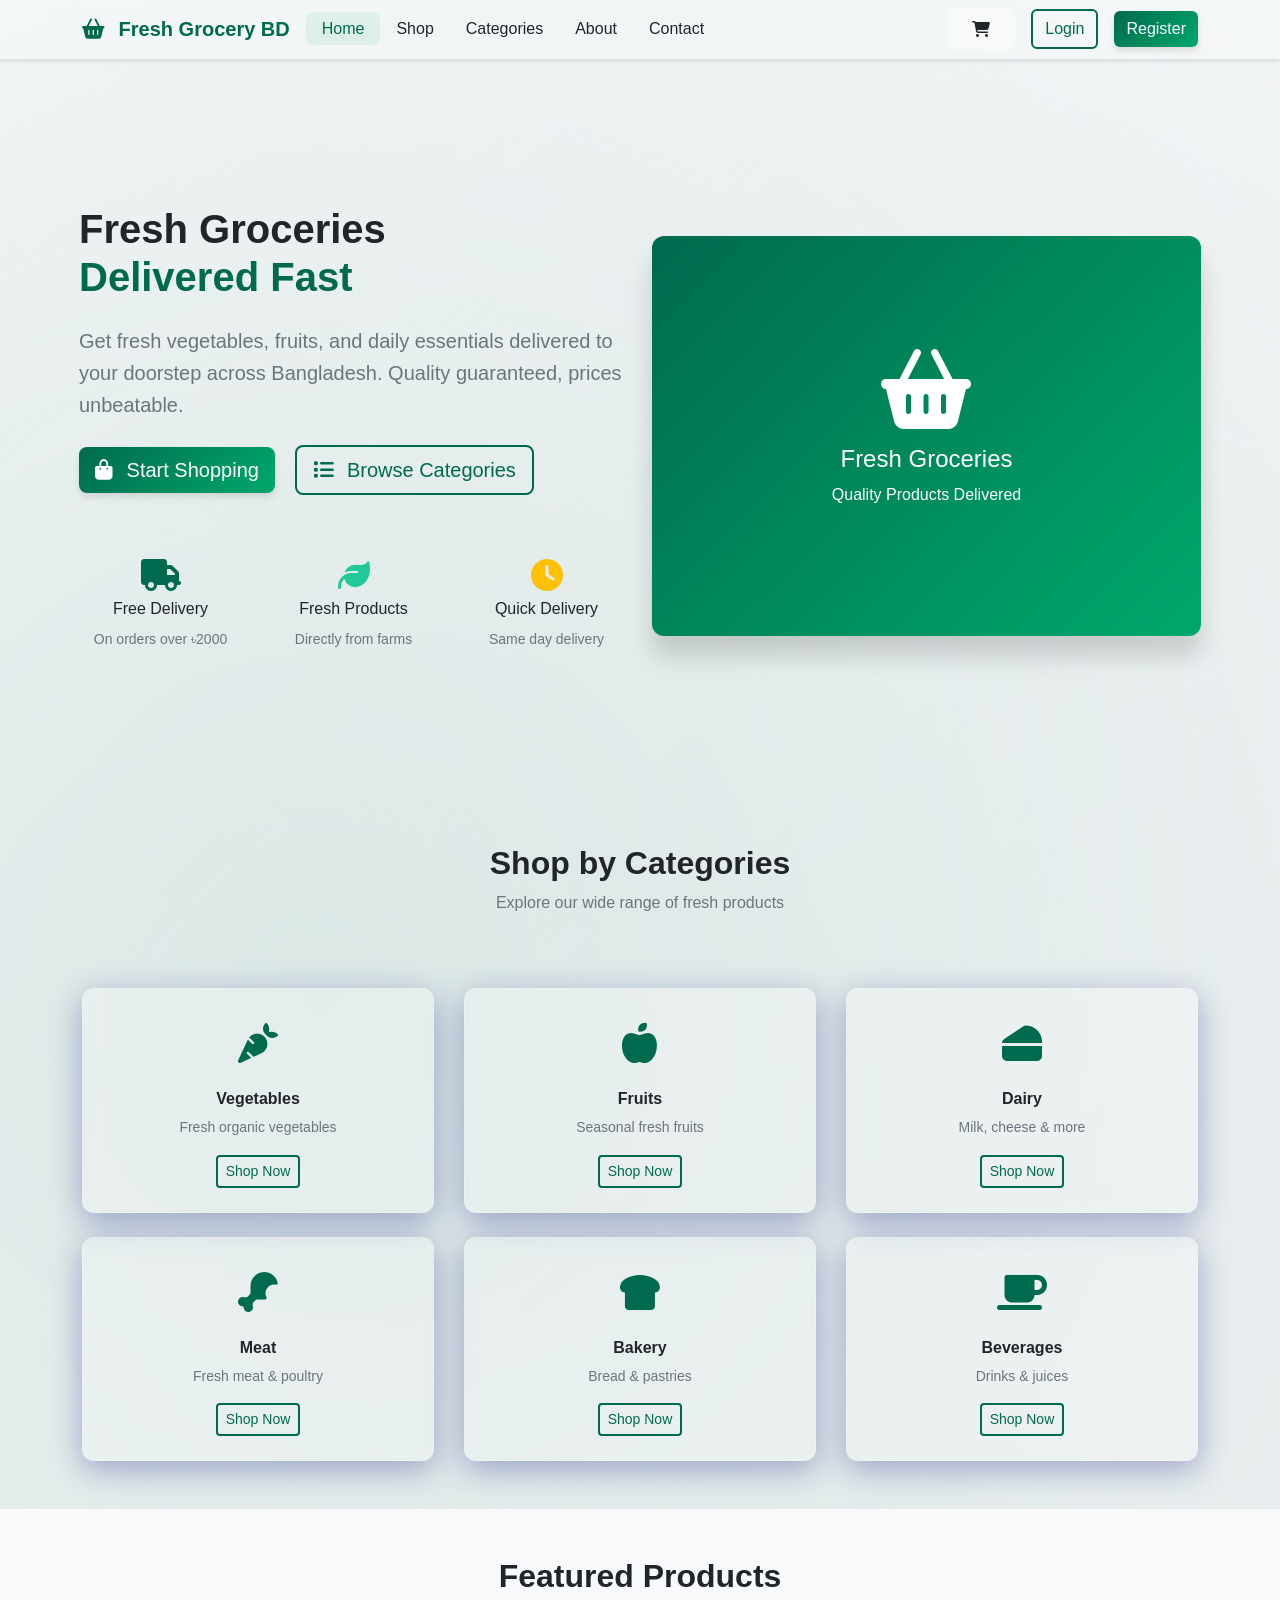
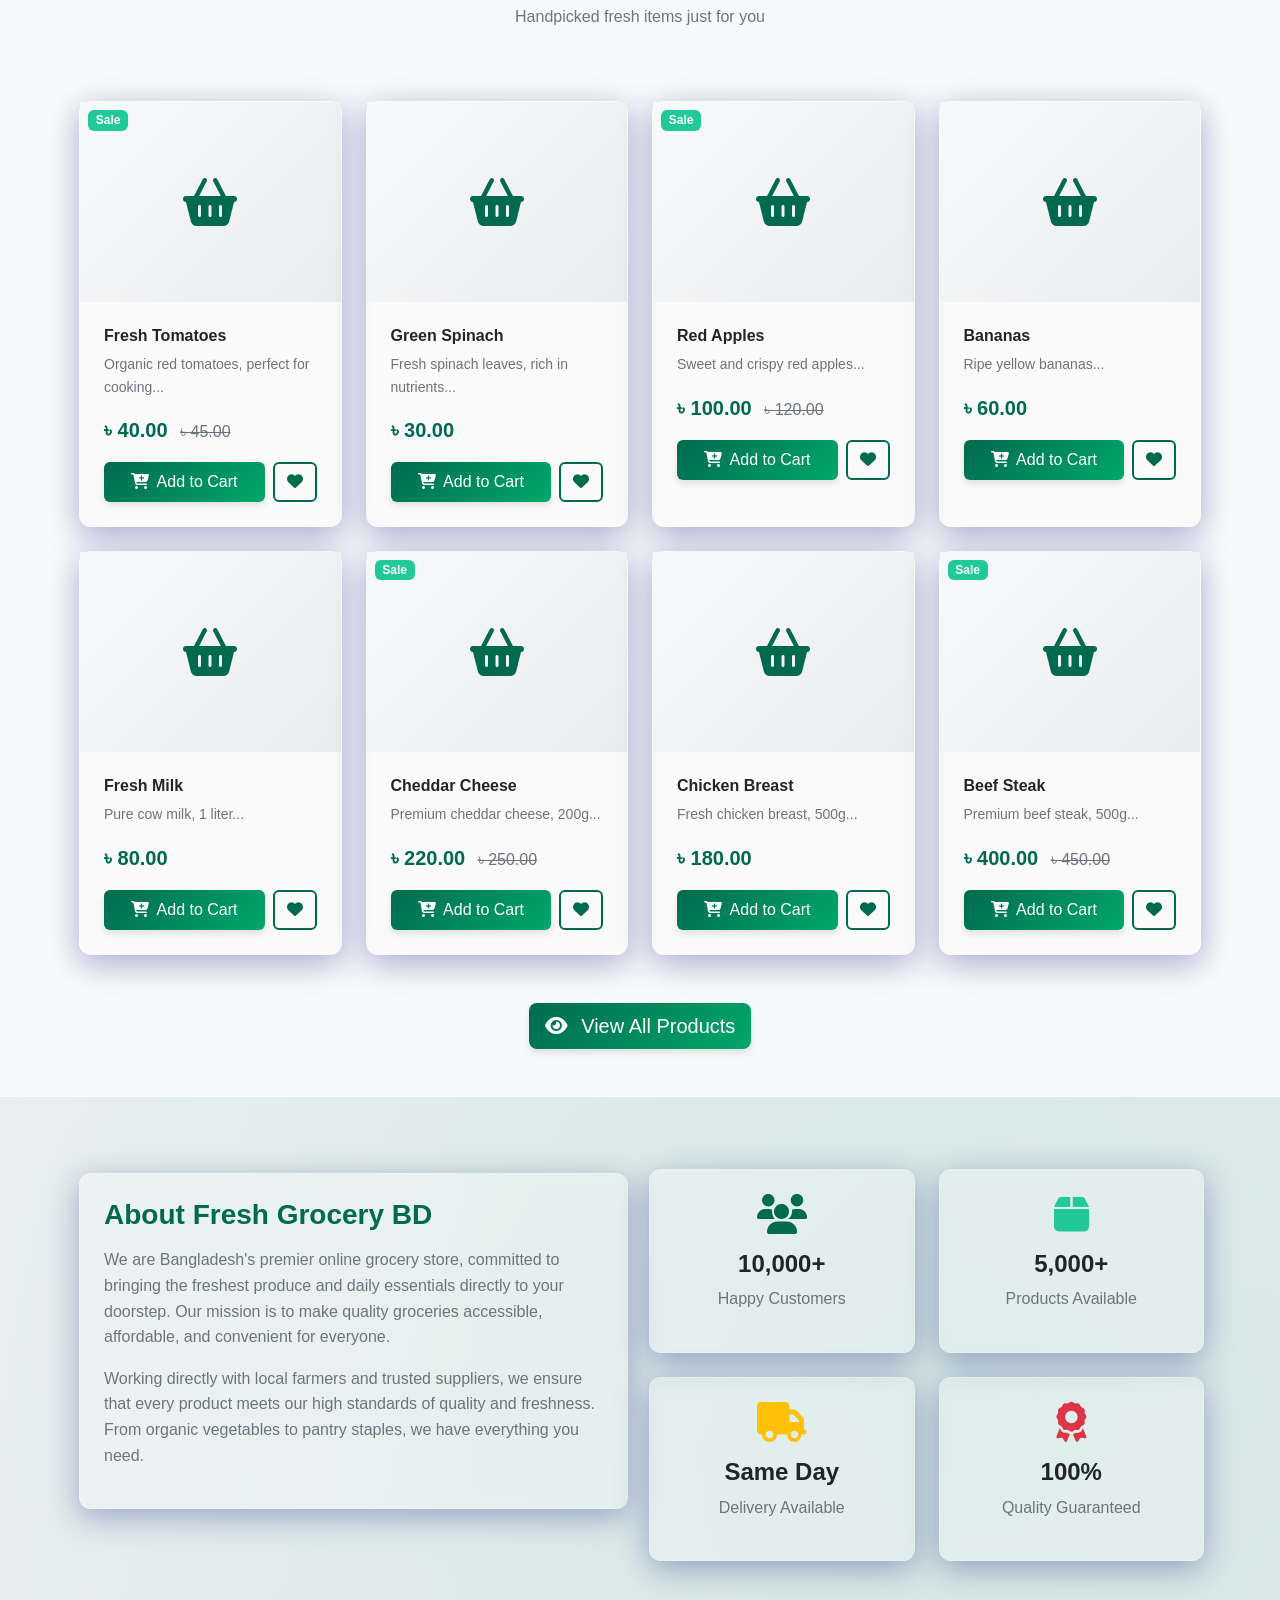
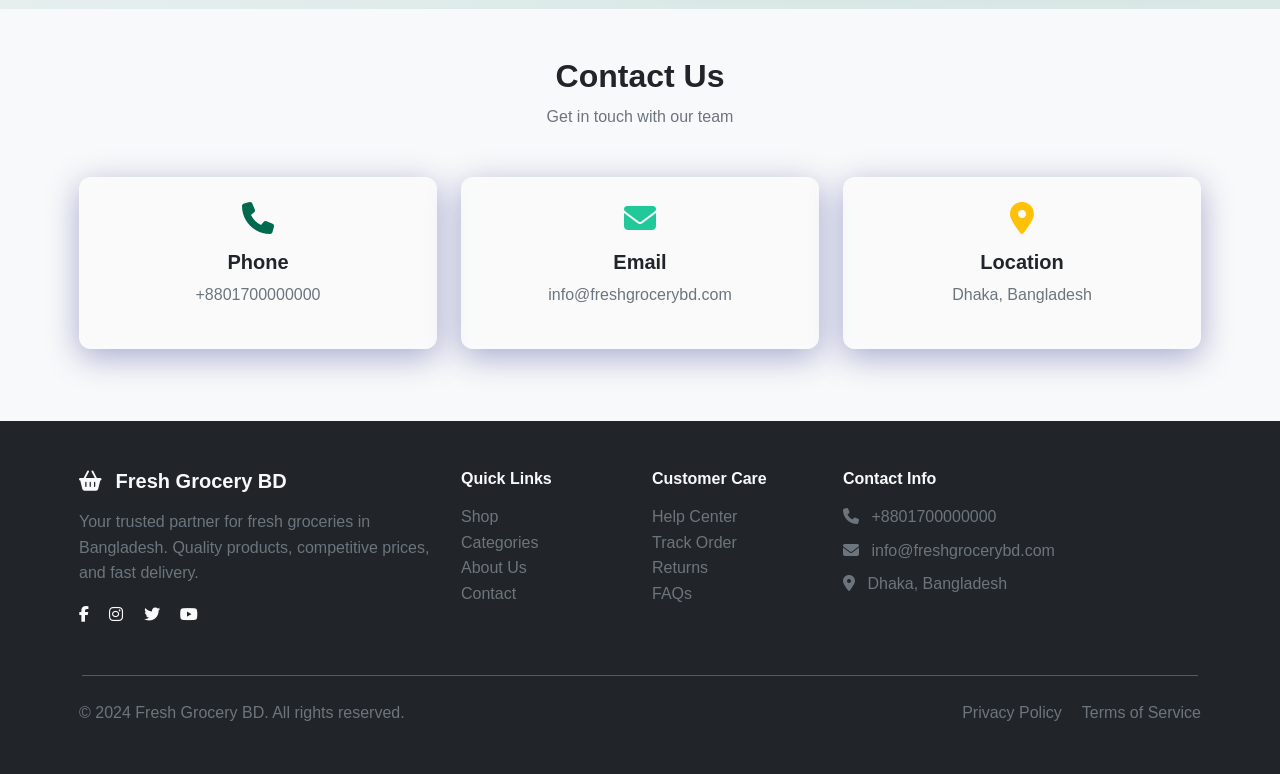
<file: index.html>
<!DOCTYPE html>
<html lang="en">
<head>
    <meta charset="UTF-8">
    <meta name="viewport" content="width=device-width, initial-scale=1.0">
    <title>Fresh Grocery BD - Fresh Groceries Delivered</title>
    <meta name="description" content="Fresh groceries delivered to your doorstep in Bangladesh. Quality products, competitive prices, fast delivery.">
    <link rel="canonical" href="https://muhibchy.github.io/grocery-shop-bd/">
    <link rel="icon" type="image/svg+xml" href="favicon.svg">
    <meta property="og:title" content="Fresh Grocery BD - Fresh Groceries Delivered">
    <meta property="og:description" content="Fresh groceries delivered to your doorstep in Bangladesh. Quality products, competitive prices, fast delivery.">
    <meta property="og:type" content="website">
    <meta property="og:url" content="https://muhibchy.github.io/grocery-shop-bd/">
    <meta property="og:image" content="https://muhibchy.github.io/grocery-shop-bd/assets/images/og-image.png">
    <meta name="twitter:card" content="summary_large_image">
    <link href="https://cdn.jsdelivr.net/npm/bootstrap@5.3.0/dist/css/bootstrap.min.css" rel="stylesheet">
    <link href="https://cdnjs.cloudflare.com/ajax/libs/font-awesome/6.4.0/css/all.min.css" rel="stylesheet">
    <link href="assets/css/glassmorphism.css" rel="stylesheet">
    <link href="assets/css/responsive.css" rel="stylesheet">
</head>
<body class="bg-pattern" data-logged-in="false">
    <!-- Navigation -->
    <nav class="navbar navbar-expand-lg navbar-glass fixed-top">
        <div class="container">
            <a class="navbar-brand fw-bold text-primary" href="index.html">
                <i class="fas fa-shopping-basket me-2"></i>
                Fresh Grocery BD
            </a>
            
            <button class="navbar-toggler" type="button" data-bs-toggle="collapse" data-bs-target="#navbarNav">
                <span class="navbar-toggler-icon"></span>
            </button>
            
            <div class="collapse navbar-collapse" id="navbarNav">
                <ul class="navbar-nav me-auto">
                    <li class="nav-item">
                        <a class="nav-link-glass active" href="index.html">Home</a>
                    </li>
                    <li class="nav-item">
                        <a class="nav-link-glass" href="#shop">Shop</a>
                    </li>
                    <li class="nav-item">
                        <a class="nav-link-glass" href="#categories">Categories</a>
                    </li>
                    <li class="nav-item">
                        <a class="nav-link-glass" href="#about">About</a>
                    </li>
                    <li class="nav-item">
                        <a class="nav-link-glass" href="#contact">Contact</a>
                    </li>
                </ul>
                
                <div class="d-flex align-items-center gap-3">
                    <a href="#cart" class="btn btn-glass position-relative" id="cartButton">
                        <i class="fas fa-shopping-cart"></i>
                        <span class="badge badge-primary position-absolute top-0 start-100 translate-middle cart-counter" style="display: none;">
                            0
                        </span>
                    </a>
                    <a href="#login" class="btn btn-outline-primary">Login</a>
                    <a href="#register" class="btn btn-primary">Register</a>
                </div>
            </div>
        </div>
    </nav>

    <!-- Hero Section -->
    <section class="hero-section" style="margin-top: 76px; padding: 100px 0;">
        <div class="container">
            <div class="row align-items-center">
                <div class="col-lg-6">
                    <div class="hero-content fade-in">
                        <h1 class="display-4 fw-bold text-dark mb-4">
                            Fresh Groceries<br>
                            <span class="text-primary">Delivered Fast</span>
                        </h1>
                        <p class="lead text-muted mb-4">
                            Get fresh vegetables, fruits, and daily essentials delivered to your doorstep across Bangladesh. Quality guaranteed, prices unbeatable.
                        </p>
                        <div class="hero-buttons">
                            <a href="#shop" class="btn btn-primary btn-lg me-3">
                                <i class="fas fa-shopping-bag me-2"></i>
                                Start Shopping
                            </a>
                            <a href="#categories" class="btn btn-outline-primary btn-lg">
                                <i class="fas fa-list me-2"></i>
                                Browse Categories
                            </a>
                        </div>
                        
                        <div class="hero-features mt-5">
                            <div class="row">
                                <div class="col-md-4">
                                    <div class="feature-item text-center">
                                        <i class="fas fa-truck text-primary fs-2 mb-2"></i>
                                        <h6>Free Delivery</h6>
                                        <small class="text-muted">On orders over ৳2000</small>
                                    </div>
                                </div>
                                <div class="col-md-4">
                                    <div class="feature-item text-center">
                                        <i class="fas fa-leaf text-success fs-2 mb-2"></i>
                                        <h6>Fresh Products</h6>
                                        <small class="text-muted">Directly from farms</small>
                                    </div>
                                </div>
                                <div class="col-md-4">
                                    <div class="feature-item text-center">
                                        <i class="fas fa-clock text-warning fs-2 mb-2"></i>
                                        <h6>Quick Delivery</h6>
                                        <small class="text-muted">Same day delivery</small>
                                    </div>
                                </div>
                            </div>
                        </div>
                    </div>
                </div>
                <div class="col-lg-6">
                    <div class="hero-image slide-in-right">
                        <div class="placeholder-image d-flex align-items-center justify-content-center rounded-glass" style="height: 400px; background: var(--gradient-primary); color: white; box-shadow: var(--shadow-xl);">
                            <div class="text-center">
                                <i class="fas fa-shopping-basket fa-5x mb-3"></i>
                                <h4>Fresh Groceries</h4>
                                <p>Quality Products Delivered</p>
                            </div>
                        </div>
                    </div>
                </div>
            </div>
        </div>
    </section>

    <!-- Categories Section -->
    <section id="categories" class="py-5">
        <div class="container">
            <div class="text-center mb-5">
                <h2 class="fw-bold text-dark">Shop by Categories</h2>
                <p class="text-muted">Explore our wide range of fresh products</p>
            </div>
            
            <div class="row g-4" id="categoriesGrid">
                <!-- Categories will be populated by JavaScript -->
            </div>
        </div>
    </section>

    <!-- Featured Products -->
    <section id="shop" class="py-5 bg-light">
        <div class="container">
            <div class="text-center mb-5">
                <h2 class="fw-bold text-dark">Featured Products</h2>
                <p class="text-muted">Handpicked fresh items just for you</p>
            </div>
            
            <div class="row g-4" id="productsGrid">
                <!-- Products will be populated by JavaScript -->
            </div>
            
            <div class="text-center mt-5">
                <button class="btn btn-primary btn-lg" onclick="loadMoreProducts()">
                    <i class="fas fa-eye me-2"></i>
                    View All Products
                </button>
            </div>
        </div>
    </section>

    <!-- About Section -->
    <section id="about" class="py-5">
        <div class="container">
            <div class="row align-items-center">
                <div class="col-lg-6">
                    <div class="glass-card p-4 mb-4">
                        <h3 class="fw-bold text-primary mb-3">About Fresh Grocery BD</h3>
                        <p class="text-muted mb-3">
                            We are Bangladesh's premier online grocery store, committed to bringing the freshest produce and daily essentials directly to your doorstep. Our mission is to make quality groceries accessible, affordable, and convenient for everyone.
                        </p>
                        <p class="text-muted">
                            Working directly with local farmers and trusted suppliers, we ensure that every product meets our high standards of quality and freshness. From organic vegetables to pantry staples, we have everything you need.
                        </p>
                    </div>
                </div>
                <div class="col-lg-6">
                    <div class="row g-4">
                        <div class="col-md-6">
                            <div class="glass-card text-center p-4">
                                <i class="fas fa-users text-primary fs-1 mb-3"></i>
                                <h4 class="fw-bold">10,000+</h4>
                                <p class="text-muted">Happy Customers</p>
                            </div>
                        </div>
                        <div class="col-md-6">
                            <div class="glass-card text-center p-4">
                                <i class="fas fa-box text-success fs-1 mb-3"></i>
                                <h4 class="fw-bold">5,000+</h4>
                                <p class="text-muted">Products Available</p>
                            </div>
                        </div>
                        <div class="col-md-6">
                            <div class="glass-card text-center p-4">
                                <i class="fas fa-truck text-warning fs-1 mb-3"></i>
                                <h4 class="fw-bold">Same Day</h4>
                                <p class="text-muted">Delivery Available</p>
                            </div>
                        </div>
                        <div class="col-md-6">
                            <div class="glass-card text-center p-4">
                                <i class="fas fa-award text-danger fs-1 mb-3"></i>
                                <h4 class="fw-bold">100%</h4>
                                <p class="text-muted">Quality Guaranteed</p>
                            </div>
                        </div>
                    </div>
                </div>
            </div>
        </div>
    </section>

    <!-- Contact Section -->
    <section id="contact" class="py-5 bg-light">
        <div class="container">
            <div class="text-center mb-5">
                <h2 class="fw-bold text-dark">Contact Us</h2>
                <p class="text-muted">Get in touch with our team</p>
            </div>
            
            <div class="row">
                <div class="col-lg-4 mb-4">
                    <div class="glass-card text-center p-4">
                        <i class="fas fa-phone text-primary fs-2 mb-3"></i>
                        <h5 class="fw-bold">Phone</h5>
                        <p class="text-muted">+8801700000000</p>
                    </div>
                </div>
                <div class="col-lg-4 mb-4">
                    <div class="glass-card text-center p-4">
                        <i class="fas fa-envelope text-success fs-2 mb-3"></i>
                        <h5 class="fw-bold">Email</h5>
                        <p class="text-muted">info@freshgrocerybd.com</p>
                    </div>
                </div>
                <div class="col-lg-4 mb-4">
                    <div class="glass-card text-center p-4">
                        <i class="fas fa-map-marker-alt text-warning fs-2 mb-3"></i>
                        <h5 class="fw-bold">Location</h5>
                        <p class="text-muted">Dhaka, Bangladesh</p>
                    </div>
                </div>
            </div>
        </div>
    </section>

    <!-- Footer -->
    <footer class="bg-dark text-light py-5">
        <div class="container">
            <div class="row">
                <div class="col-lg-4 mb-4">
                    <h5 class="fw-bold mb-3">
                        <i class="fas fa-shopping-basket me-2"></i>
                        Fresh Grocery BD
                    </h5>
                    <p class="text-muted">Your trusted partner for fresh groceries in Bangladesh. Quality products, competitive prices, and fast delivery.</p>
                    <div class="social-links">
                        <a href="#" class="text-light me-3"><i class="fab fa-facebook-f"></i></a>
                        <a href="#" class="text-light me-3"><i class="fab fa-instagram"></i></a>
                        <a href="#" class="text-light me-3"><i class="fab fa-twitter"></i></a>
                        <a href="#" class="text-light"><i class="fab fa-youtube"></i></a>
                    </div>
                </div>
                <div class="col-lg-2 col-md-6 mb-4">
                    <h6 class="fw-bold mb-3">Quick Links</h6>
                    <ul class="list-unstyled">
                        <li><a href="#shop" class="text-muted text-decoration-none">Shop</a></li>
                        <li><a href="#categories" class="text-muted text-decoration-none">Categories</a></li>
                        <li><a href="#about" class="text-muted text-decoration-none">About Us</a></li>
                        <li><a href="#contact" class="text-muted text-decoration-none">Contact</a></li>
                    </ul>
                </div>
                <div class="col-lg-2 col-md-6 mb-4">
                    <h6 class="fw-bold mb-3">Customer Care</h6>
                    <ul class="list-unstyled">
                        <li><a href="#" class="text-muted text-decoration-none">Help Center</a></li>
                        <li><a href="#" class="text-muted text-decoration-none">Track Order</a></li>
                        <li><a href="#" class="text-muted text-decoration-none">Returns</a></li>
                        <li><a href="#" class="text-muted text-decoration-none">FAQs</a></li>
                    </ul>
                </div>
                <div class="col-lg-4 mb-4">
                    <h6 class="fw-bold mb-3">Contact Info</h6>
                    <div class="contact-info">
                        <p class="text-muted mb-2">
                            <i class="fas fa-phone me-2"></i>
                            +8801700000000
                        </p>
                        <p class="text-muted mb-2">
                            <i class="fas fa-envelope me-2"></i>
                            info@freshgrocerybd.com
                        </p>
                        <p class="text-muted mb-2">
                            <i class="fas fa-map-marker-alt me-2"></i>
                            Dhaka, Bangladesh
                        </p>
                    </div>
                </div>
            </div>
            <hr class="my-4">
            <div class="row align-items-center">
                <div class="col-md-6">
                    <p class="text-muted mb-0">&copy; 2024 Fresh Grocery BD. All rights reserved.</p>
                </div>
                <div class="col-md-6 text-md-end">
                    <a href="#" class="text-muted text-decoration-none me-3">Privacy Policy</a>
                    <a href="#" class="text-muted text-decoration-none">Terms of Service</a>
                </div>
            </div>
        </div>
    </footer>

    <!-- Toast Container -->
    <div id="toastContainer" class="toast-container"></div>

    <script src="https://cdn.jsdelivr.net/npm/bootstrap@5.3.0/dist/js/bootstrap.bundle.min.js"></script>
    <script src="assets/js/main-static.js"></script>
    <script>
        // Mock data for categories
        const categories = [
            { id: 1, name: 'Vegetables', description: 'Fresh organic vegetables', icon: 'fa-carrot' },
            { id: 2, name: 'Fruits', description: 'Seasonal fresh fruits', icon: 'fa-apple-alt' },
            { id: 3, name: 'Dairy', description: 'Milk, cheese & more', icon: 'fa-cheese' },
            { id: 4, name: 'Meat', description: 'Fresh meat & poultry', icon: 'fa-drumstick-bite' },
            { id: 5, name: 'Bakery', description: 'Bread & pastries', icon: 'fa-bread-slice' },
            { id: 6, name: 'Beverages', description: 'Drinks & juices', icon: 'fa-coffee' }
        ];

        // Mock data for products
        const products = [
            { id: 1, name: 'Fresh Tomatoes', description: 'Organic red tomatoes, perfect for cooking', price: 45, discountPrice: 40, image: null, category: 1 },
            { id: 2, name: 'Green Spinach', description: 'Fresh spinach leaves, rich in nutrients', price: 30, discountPrice: null, image: null, category: 1 },
            { id: 3, name: 'Red Apples', description: 'Sweet and crispy red apples', price: 120, discountPrice: 100, image: null, category: 2 },
            { id: 4, name: 'Bananas', description: 'Ripe yellow bananas', price: 60, discountPrice: null, image: null, category: 2 },
            { id: 5, name: 'Fresh Milk', description: 'Pure cow milk, 1 liter', price: 80, discountPrice: null, image: null, category: 3 },
            { id: 6, name: 'Cheddar Cheese', description: 'Premium cheddar cheese, 200g', price: 250, discountPrice: 220, image: null, category: 3 },
            { id: 7, name: 'Chicken Breast', description: 'Fresh chicken breast, 500g', price: 180, discountPrice: null, image: null, category: 4 },
            { id: 8, name: 'Beef Steak', description: 'Premium beef steak, 500g', price: 450, discountPrice: 400, image: null, category: 4 }
        ];

        // Render categories
        function renderCategories() {
            const grid = document.getElementById('categoriesGrid');
            grid.innerHTML = categories.map(cat => `
                <div class="col-lg-2 col-md-4 col-6">
                    <div class="glass-card text-center p-4 h-100">
                        <div class="category-icon mb-3">
                            <i class="fas ${cat.icon} text-primary fs-1"></i>
                        </div>
                        <h6 class="fw-bold">${cat.name}</h6>
                        <p class="text-muted small mb-3">${cat.description}</p>
                        <a href="#shop" class="btn btn-outline-primary btn-sm" onclick="filterByCategory(${cat.id})">
                            Shop Now
                        </a>
                    </div>
                </div>
            `).join('');
        }

        // Render products
        function renderProducts(productsToRender = products) {
            const grid = document.getElementById('productsGrid');
            grid.innerHTML = productsToRender.map(product => `
                <div class="col-lg-3 col-md-6">
                    <div class="glass-card product-card h-100" data-category="${product.category}">
                        <div class="product-image">
                            <div class="placeholder-image d-flex align-items-center justify-content-center" 
                                 style="height: 200px; background: var(--gradient-light); color: var(--primary-green);">
                                <i class="fas fa-shopping-basket fa-3x"></i>
                            </div>
                            ${product.discountPrice ? `
                                <span class="badge badge-success position-absolute top-0 start-0 m-2">
                                    Sale
                                </span>
                            ` : ''}
                        </div>
                        <div class="card-body-glass">
                            <h6 class="fw-bold mb-2">${product.name}</h6>
                            <p class="text-muted small mb-3">${product.description.substring(0, 60)}...</p>
                            
                            <div class="price-section mb-3">
                                ${product.discountPrice ? `
                                    <span class="text-primary fw-bold fs-5">৳ ${product.discountPrice.toFixed(2)}</span>
                                    <span class="text-muted text-decoration-line-through ms-2">৳ ${product.price.toFixed(2)}</span>
                                ` : `
                                    <span class="text-primary fw-bold fs-5">৳ ${product.price.toFixed(2)}</span>
                                `}
                            </div>
                            
                            <div class="product-actions d-flex gap-2">
                                <button class="btn btn-primary flex-fill" onclick="addToCart(${product.id})">
                                    <i class="fas fa-cart-plus me-1"></i>
                                    Add to Cart
                                </button>
                                <button class="btn btn-outline-primary" onclick="toggleWishlist(${product.id})">
                                    <i class="fas fa-heart"></i>
                                </button>
                            </div>
                        </div>
                    </div>
                </div>
            `).join('');
        }

        // Initialize
        document.addEventListener('DOMContentLoaded', function() {
            renderCategories();
            renderProducts();
            updateCartCounter();
        });

        // Filter by category
        function filterByCategory(categoryId) {
            const filtered = products.filter(p => p.category === categoryId);
            renderProducts(filtered);
            document.getElementById('shop').scrollIntoView({ behavior: 'smooth' });
        }

        // Load more products (mock)
        function loadMoreProducts() {
            showToast('Loading more products...', 'info');
            setTimeout(() => {
                showToast('All products are displayed!', 'success');
            }, 1000);
        }
    </script>
</body>
</html>
</file>
<file: assets/css/glassmorphism.css>
/**
 * Glassmorphism CSS Framework
 * Professional Grocery Shop Management System
 * Bangladesh Theme - Green, White, Soft Gray
 */

:root {
    /* Primary Colors - Bangladesh Green Theme */
    --primary-green: #006A4E;
    --primary-light: #00A86B;
    --primary-dark: #004D3A;
    --accent-green: #28A745;
    --success-green: #20C997;
    
    /* Secondary Colors */
    --white: #FFFFFF;
    --light-gray: #F8F9FA;
    --medium-gray: #E9ECEF;
    --dark-gray: #6C757D;
    --text-dark: #212529;
    --text-light: #6C757D;
    
    /* Glassmorphism Variables */
    --glass-bg: rgba(255, 255, 255, 0.25);
    --glass-bg-dark: rgba(255, 255, 255, 0.1);
    --glass-border: rgba(255, 255, 255, 0.18);
    --glass-shadow: 0 8px 32px 0 rgba(31, 38, 135, 0.37);
    --glass-backdrop: blur(4px);
    
    /* Green Glass Variants */
    --glass-green: rgba(0, 106, 78, 0.1);
    --glass-green-light: rgba(0, 168, 107, 0.08);
    --glass-green-border: rgba(0, 106, 78, 0.2);
    
    /* Gradients */
    --gradient-primary: linear-gradient(135deg, #006A4E 0%, #00A86B 100%);
    --gradient-light: linear-gradient(135deg, #F8F9FA 0%, #E9ECEF 100%);
    --gradient-glass: linear-gradient(135deg, rgba(255, 255, 255, 0.1) 0%, rgba(255, 255, 255, 0.05) 100%);
    
    /* Shadows */
    --shadow-sm: 0 2px 4px rgba(0, 0, 0, 0.1);
    --shadow-md: 0 4px 6px rgba(0, 0, 0, 0.1);
    --shadow-lg: 0 10px 15px rgba(0, 0, 0, 0.1);
    --shadow-xl: 0 20px 25px rgba(0, 0, 0, 0.15);
    
    /* Border Radius */
    --radius-sm: 0.375rem;
    --radius-md: 0.5rem;
    --radius-lg: 0.75rem;
    --radius-xl: 1rem;
    --radius-2xl: 1.5rem;
    
    /* Transitions */
    --transition-fast: 0.15s ease-in-out;
    --transition-normal: 0.3s ease-in-out;
    --transition-slow: 0.5s ease-in-out;
}

/* Base Styles */
* {
    margin: 0;
    padding: 0;
    box-sizing: border-box;
}

body {
    font-family: 'Inter', 'Segoe UI', Tahoma, Geneva, Verdana, sans-serif;
    background: var(--gradient-light);
    color: var(--text-dark);
    line-height: 1.6;
    overflow-x: hidden;
}

/* Background Patterns */
.bg-pattern {
    position: relative;
    overflow: hidden;
}

.bg-pattern::before {
    content: '';
    position: absolute;
    top: 0;
    left: 0;
    right: 0;
    bottom: 0;
    background-image: 
        radial-gradient(circle at 25% 25%, rgba(0, 106, 78, 0.1) 0%, transparent 50%),
        radial-gradient(circle at 75% 75%, rgba(0, 168, 107, 0.1) 0%, transparent 50%);
    pointer-events: none;
    z-index: -1;
}

/* Glass Cards */
.glass-card {
    background: var(--glass-bg);
    backdrop-filter: var(--glass-backdrop);
    -webkit-backdrop-filter: var(--glass-backdrop);
    border-radius: var(--radius-lg);
    border: 1px solid var(--glass-border);
    box-shadow: var(--glass-shadow);
    transition: all var(--transition-normal);
}

.glass-card:hover {
    transform: translateY(-2px);
    box-shadow: 0 12px 40px 0 rgba(31, 38, 135, 0.5);
}

.glass-card-dark {
    background: var(--glass-bg-dark);
    backdrop-filter: var(--glass-backdrop);
    -webkit-backdrop-filter: var(--glass-backdrop);
    border-radius: var(--radius-lg);
    border: 1px solid var(--glass-border);
    box-shadow: var(--glass-shadow);
}

.glass-card-green {
    background: var(--glass-green);
    backdrop-filter: var(--glass-backdrop);
    -webkit-backdrop-filter: var(--glass-backdrop);
    border-radius: var(--radius-lg);
    border: 1px solid var(--glass-green-border);
    box-shadow: var(--glass-shadow);
}

/* Buttons */
.btn-glass {
    background: var(--glass-bg);
    backdrop-filter: var(--glass-backdrop);
    -webkit-backdrop-filter: var(--glass-backdrop);
    border: 1px solid var(--glass-border);
    border-radius: var(--radius-md);
    padding: 0.75rem 1.5rem;
    font-weight: 500;
    text-decoration: none;
    display: inline-flex;
    align-items: center;
    justify-content: center;
    transition: all var(--transition-normal);
    cursor: pointer;
    color: var(--text-dark);
}

.btn-glass:hover {
    background: rgba(255, 255, 255, 0.4);
    transform: translateY(-1px);
    box-shadow: var(--shadow-md);
    color: var(--text-dark);
    text-decoration: none;
}

.btn-primary {
    background: var(--gradient-primary);
    color: white;
    border: none;
    box-shadow: var(--shadow-md);
}

.btn-primary:hover {
    background: linear-gradient(135deg, #004D3A 0%, #006A4E 100%);
    color: white;
    transform: translateY(-1px);
    box-shadow: var(--shadow-lg);
}

.btn-success {
    background: var(--accent-green);
    color: white;
    border: none;
}

.btn-success:hover {
    background: #218838;
    color: white;
}

.btn-outline-primary {
    background: transparent;
    color: var(--primary-green);
    border: 2px solid var(--primary-green);
}

.btn-outline-primary:hover {
    background: var(--primary-green);
    color: white;
}

/* Form Controls */
.form-control-glass {
    background: var(--glass-bg);
    backdrop-filter: var(--glass-backdrop);
    -webkit-backdrop-filter: var(--glass-backdrop);
    border: 1px solid var(--glass-border);
    border-radius: var(--radius-md);
    padding: 0.75rem 1rem;
    font-size: 1rem;
    transition: all var(--transition-normal);
    color: var(--text-dark);
}

.form-control-glass:focus {
    outline: none;
    border-color: var(--primary-green);
    box-shadow: 0 0 0 0.2rem rgba(0, 106, 78, 0.25);
    background: rgba(255, 255, 255, 0.4);
}

.form-control-glass::placeholder {
    color: var(--text-light);
}

/* Navigation */
.navbar-glass {
    background: var(--glass-bg);
    backdrop-filter: var(--glass-backdrop);
    -webkit-backdrop-filter: var(--glass-backdrop);
    border-bottom: 1px solid var(--glass-border);
    box-shadow: var(--shadow-sm);
}

.nav-link-glass {
    color: var(--text-dark);
    font-weight: 500;
    padding: 0.5rem 1rem;
    border-radius: var(--radius-md);
    transition: all var(--transition-fast);
    text-decoration: none;
}

.nav-link-glass:hover,
.nav-link-glass.active {
    background: var(--glass-green-light);
    color: var(--primary-green);
    text-decoration: none;
}

/* Sidebar */
.sidebar-glass {
    background: var(--glass-bg);
    backdrop-filter: var(--glass-backdrop);
    -webkit-backdrop-filter: var(--glass-backdrop);
    border-right: 1px solid var(--glass-border);
    height: 100vh;
    position: fixed;
    top: 0;
    left: 0;
    width: 250px;
    z-index: 1000;
    transition: transform var(--transition-normal);
}

.sidebar-glass.collapsed {
    transform: translateX(-100%);
}

/* Cards */
.card-glass {
    background: var(--glass-bg);
    backdrop-filter: var(--glass-backdrop);
    -webkit-backdrop-filter: var(--glass-backdrop);
    border: 1px solid var(--glass-border);
    border-radius: var(--radius-lg);
    box-shadow: var(--shadow-md);
    overflow: hidden;
    transition: all var(--transition-normal);
}

.card-glass:hover {
    transform: translateY(-4px);
    box-shadow: var(--shadow-xl);
}

.card-header-glass {
    background: var(--glass-green-light);
    border-bottom: 1px solid var(--glass-border);
    padding: 1rem 1.5rem;
    font-weight: 600;
    color: var(--primary-green);
}

.card-body-glass {
    padding: 1.5rem;
}

/* Modals */
.modal-glass {
    background: rgba(0, 0, 0, 0.5);
    backdrop-filter: blur(8px);
    -webkit-backdrop-filter: blur(8px);
}

.modal-content-glass {
    background: var(--glass-bg);
    backdrop-filter: var(--glass-backdrop);
    -webkit-backdrop-filter: var(--glass-backdrop);
    border: 1px solid var(--glass-border);
    border-radius: var(--radius-xl);
    box-shadow: var(--shadow-xl);
}

/* Tables */
.table-glass {
    background: var(--glass-bg);
    backdrop-filter: var(--glass-backdrop);
    -webkit-backdrop-filter: var(--glass-backdrop);
    border-radius: var(--radius-lg);
    overflow: hidden;
    box-shadow: var(--shadow-md);
}

.table-glass thead {
    background: var(--glass-green-light);
}

.table-glass th {
    border: none;
    padding: 1rem;
    font-weight: 600;
    color: var(--primary-green);
}

.table-glass td {
    border: none;
    padding: 1rem;
    border-bottom: 1px solid var(--glass-border);
}

.table-glass tbody tr:hover {
    background: var(--glass-green-light);
}

/* Alerts */
.alert-glass {
    background: var(--glass-bg);
    backdrop-filter: var(--glass-backdrop);
    -webkit-backdrop-filter: var(--glass-backdrop);
    border: 1px solid var(--glass-border);
    border-radius: var(--radius-md);
    padding: 1rem 1.5rem;
    margin-bottom: 1rem;
}

.alert-success-glass {
    background: rgba(32, 201, 151, 0.1);
    border-color: rgba(32, 201, 151, 0.3);
    color: #0f5132;
}

.alert-danger-glass {
    background: rgba(220, 53, 69, 0.1);
    border-color: rgba(220, 53, 69, 0.3);
    color: #842029;
}

.alert-warning-glass {
    background: rgba(255, 193, 7, 0.1);
    border-color: rgba(255, 193, 7, 0.3);
    color: #664d03;
}

.alert-info-glass {
    background: rgba(13, 202, 240, 0.1);
    border-color: rgba(13, 202, 240, 0.3);
    color: #055160;
}

/* Badges */
.badge-glass {
    background: var(--glass-bg);
    backdrop-filter: var(--glass-backdrop);
    -webkit-backdrop-filter: var(--glass-backdrop);
    border: 1px solid var(--glass-border);
    border-radius: var(--radius-xl);
    padding: 0.35em 0.65em;
    font-size: 0.75em;
    font-weight: 500;
}

.badge-primary {
    background: var(--primary-green);
    color: white;
    border: none;
}

.badge-success {
    background: var(--success-green);
    color: white;
    border: none;
}

/* Loading Spinner */
.spinner-glass {
    width: 40px;
    height: 40px;
    border: 4px solid var(--glass-border);
    border-top: 4px solid var(--primary-green);
    border-radius: 50%;
    animation: spin 1s linear infinite;
}

@keyframes spin {
    0% { transform: rotate(0deg); }
    100% { transform: rotate(360deg); }
}

/* Utility Classes */
.text-primary { color: var(--primary-green) !important; }
.text-success { color: var(--success-green) !important; }
.text-muted { color: var(--text-light) !important; }

.bg-primary { background: var(--gradient-primary) !important; }
.bg-light { background: var(--light-gray) !important; }
.bg-white { background: var(--white) !important; }

.border-primary { border-color: var(--primary-green) !important; }
.border-light { border-color: var(--glass-border) !important; }

.rounded-glass { border-radius: var(--radius-lg) !important; }
.rounded-xl { border-radius: var(--radius-xl) !important; }
.rounded-2xl { border-radius: var(--radius-2xl) !important; }

.shadow-glass { box-shadow: var(--glass-shadow) !important; }
.shadow-sm { box-shadow: var(--shadow-sm) !important; }
.shadow-md { box-shadow: var(--shadow-md) !important; }
.shadow-lg { box-shadow: var(--shadow-lg) !important; }

/* Animations */
.fade-in {
    animation: fadeIn 0.5s ease-in-out;
}

@keyframes fadeIn {
    from { opacity: 0; transform: translateY(20px); }
    to { opacity: 1; transform: translateY(0); }
}

.slide-in-left {
    animation: slideInLeft 0.5s ease-in-out;
}

@keyframes slideInLeft {
    from { opacity: 0; transform: translateX(-30px); }
    to { opacity: 1; transform: translateX(0); }
}

.slide-in-right {
    animation: slideInRight 0.5s ease-in-out;
}

@keyframes slideInRight {
    from { opacity: 0; transform: translateX(30px); }
    to { opacity: 1; transform: translateX(0); }
}

.scale-in {
    animation: scaleIn 0.3s ease-in-out;
}

@keyframes scaleIn {
    from { opacity: 0; transform: scale(0.9); }
    to { opacity: 1; transform: scale(1); }
}

/* Responsive Design */
@media (max-width: 768px) {
    .sidebar-glass {
        transform: translateX(-100%);
    }
    
    .sidebar-glass.show {
        transform: translateX(0);
    }
    
    .glass-card {
        margin-bottom: 1rem;
    }
    
    .btn-glass {
        width: 100%;
        margin-bottom: 0.5rem;
    }
}

@media (max-width: 576px) {
    .card-body-glass {
        padding: 1rem;
    }
    
    .table-glass {
        font-size: 0.875rem;
    }
    
    .table-glass th,
    .table-glass td {
        padding: 0.75rem 0.5rem;
    }
}

/* Print Styles */
@media print {
    .glass-card,
    .card-glass {
        background: white !important;
        box-shadow: none !important;
        border: 1px solid #ddd !important;
    }
    
    .btn-glass,
    .btn-primary {
        background: white !important;
        color: black !important;
        border: 1px solid #ddd !important;
    }
}

/* Toast Notifications */
.toast-container {
    position: fixed;
    top: 20px;
    right: 20px;
    z-index: 9999;
    max-width: 350px;
}

.toast-notification {
    background: var(--glass-bg);
    backdrop-filter: var(--glass-backdrop);
    -webkit-backdrop-filter: var(--glass-backdrop);
    border: 1px solid var(--glass-border);
    border-radius: var(--radius-md);
    box-shadow: var(--shadow-lg);
    padding: 1rem 1.5rem;
    margin-bottom: 1rem;
    display: flex;
    align-items: center;
    justify-content: space-between;
    gap: 1rem;
    min-width: 300px;
}

.toast-content {
    display: flex;
    align-items: center;
    gap: 0.75rem;
    flex: 1;
}

.toast-success {
    background: rgba(32, 201, 151, 0.15);
    border-color: rgba(32, 201, 151, 0.3);
    color: #0f5132;
}

.toast-error {
    background: rgba(220, 53, 69, 0.15);
    border-color: rgba(220, 53, 69, 0.3);
    color: #842029;
}

.toast-warning {
    background: rgba(255, 193, 7, 0.15);
    border-color: rgba(255, 193, 7, 0.3);
    color: #664d03;
}

.toast-info {
    background: rgba(13, 202, 240, 0.15);
    border-color: rgba(13, 202, 240, 0.3);
    color: #055160;
}

.toast-close {
    background: none;
    border: none;
    color: inherit;
    cursor: pointer;
    padding: 0.25rem;
    opacity: 0.7;
    transition: opacity var(--transition-fast);
}

.toast-close:hover {
    opacity: 1;
}

/* Global Loader */
.global-loader {
    position: fixed;
    top: 0;
    left: 0;
    right: 0;
    bottom: 0;
    background: rgba(0, 0, 0, 0.5);
    backdrop-filter: blur(4px);
    -webkit-backdrop-filter: blur(4px);
    display: none;
    align-items: center;
    justify-content: center;
    z-index: 10000;
}

/* Search Results */
#searchResults {
    position: absolute;
    top: 100%;
    left: 0;
    right: 0;
    background: var(--glass-bg);
    backdrop-filter: var(--glass-backdrop);
    -webkit-backdrop-filter: var(--glass-backdrop);
    border: 1px solid var(--glass-border);
    border-radius: var(--radius-md);
    box-shadow: var(--shadow-lg);
    z-index: 1000;
    max-height: 400px;
    overflow-y: auto;
    display: none;
}

.search-result-item {
    cursor: pointer;
    transition: background var(--transition-fast);
}

.search-result-item:hover {
    background: var(--glass-green-light);
}

/* Hero Section Improvements */
.hero-section {
    min-height: 80vh;
    display: flex;
    align-items: center;
}

.hero-content h1 {
    line-height: 1.2;
}

.hero-buttons {
    flex-wrap: wrap;
}

/* Product Cards */
.product-card {
    transition: all var(--transition-normal);
}

.product-card:hover {
    transform: translateY(-5px);
}

.product-image {
    position: relative;
    overflow: hidden;
}

.product-image img,
.product-image .placeholder-image {
    width: 100%;
    height: 100%;
    object-fit: cover;
    transition: transform var(--transition-normal);
}

.product-card:hover .product-image img,
.product-card:hover .product-image .placeholder-image {
    transform: scale(1.05);
}

/* Category Cards */
.category-icon {
    height: 60px;
    display: flex;
    align-items: center;
    justify-content: center;
}

/* Navigation improvements */
.navbar-glass {
    z-index: 1000;
}

/* Footer improvements */
footer a {
    transition: color var(--transition-fast);
}

footer a:hover {
    color: var(--primary-green) !important;
}

/* Feature items */
.feature-item {
    padding: 1rem;
    transition: transform var(--transition-normal);
}

.feature-item:hover {
    transform: translateY(-3px);
}
</file>
<file: assets/css/responsive.css>
/**
 * Responsive Design CSS
 * Professional Grocery Shop Management System
 * Mobile-First Approach
 */

/* Mobile First - Base Styles (320px and up) */
.container-fluid {
    padding: 0 15px;
}

.row {
    margin: 0 -15px;
}

.col, .col-1, .col-2, .col-3, .col-4, .col-5, .col-6,
.col-7, .col-8, .col-9, .col-10, .col-11, .col-12 {
    padding: 0 15px;
}

/* Prevent horizontal overflow */
html, body {
    overflow-x: hidden;
    max-width: 100%;
}

/* Navbar Mobile Improvements */
@media (max-width: 991px) {
    .navbar-collapse {
        background: var(--glass-bg);
        backdrop-filter: var(--glass-backdrop);
        -webkit-backdrop-filter: var(--glass-backdrop);
        border: 1px solid var(--glass-border);
        border-radius: var(--radius-md);
        margin-top: 1rem;
        padding: 1rem;
    }
    
    .navbar-nav {
        flex-direction: column;
        width: 100%;
    }
    
    .nav-item {
        margin-bottom: 0.5rem;
    }
    
    .nav-link-glass {
        display: block;
        padding: 0.75rem 1rem;
    }
    
    .d-flex.align-items-center.gap-3 {
        flex-direction: column;
        width: 100%;
        margin-top: 1rem;
    }
}

/* Mobile Navigation */
.mobile-nav {
    display: block;
    position: fixed;
    bottom: 0;
    left: 0;
    right: 0;
    background: var(--glass-bg);
    backdrop-filter: var(--glass-backdrop);
    -webkit-backdrop-filter: var(--glass-backdrop);
    border-top: 1px solid var(--glass-border);
    z-index: 1000;
    padding: 0.5rem 0;
}

.mobile-nav-item {
    display: flex;
    flex-direction: column;
    align-items: center;
    padding: 0.5rem;
    color: var(--text-light);
    text-decoration: none;
    font-size: 0.75rem;
    transition: all var(--transition-fast);
}

.mobile-nav-item:hover,
.mobile-nav-item.active {
    color: var(--primary-green);
    text-decoration: none;
}

.mobile-nav-item i {
    font-size: 1.2rem;
    margin-bottom: 0.25rem;
}

/* Mobile Header */
.mobile-header {
    display: flex;
    align-items: center;
    justify-content: space-between;
    padding: 1rem;
    background: var(--glass-bg);
    backdrop-filter: var(--glass-backdrop);
    -webkit-backdrop-filter: var(--glass-backdrop);
    border-bottom: 1px solid var(--glass-border);
    position: sticky;
    top: 0;
    z-index: 999;
}

.mobile-menu-toggle {
    background: none;
    border: none;
    font-size: 1.5rem;
    color: var(--text-dark);
    cursor: pointer;
}

.mobile-search {
    flex: 1;
    margin: 0 1rem;
}

.mobile-search input {
    width: 100%;
    padding: 0.5rem 1rem;
    border: 1px solid var(--glass-border);
    border-radius: var(--radius-xl);
    background: var(--glass-bg);
    backdrop-filter: var(--glass-backdrop);
    -webkit-backdrop-filter: var(--glass-backdrop);
}

/* Mobile Sidebar */
.mobile-sidebar {
    position: fixed;
    top: 0;
    left: -100%;
    width: 280px;
    height: 100vh;
    background: var(--glass-bg);
    backdrop-filter: var(--glass-backdrop);
    -webkit-backdrop-filter: var(--glass-backdrop);
    border-right: 1px solid var(--glass-border);
    z-index: 1001;
    transition: left var(--transition-normal);
    overflow-y: auto;
}

.mobile-sidebar.show {
    left: 0;
}

.mobile-sidebar-overlay {
    position: fixed;
    top: 0;
    left: 0;
    width: 100%;
    height: 100%;
    background: rgba(0, 0, 0, 0.5);
    z-index: 1000;
    opacity: 0;
    visibility: hidden;
    transition: all var(--transition-normal);
}

.mobile-sidebar-overlay.show {
    opacity: 1;
    visibility: visible;
}

/* Product Grid - Mobile */
.product-grid {
    display: grid;
    gap: 1rem;
    grid-template-columns: repeat(2, 1fr);
    padding: 1rem;
}

.product-card-mobile {
    background: var(--glass-bg);
    backdrop-filter: var(--glass-backdrop);
    -webkit-backdrop-filter: var(--glass-backdrop);
    border: 1px solid var(--glass-border);
    border-radius: var(--radius-lg);
    overflow: hidden;
    transition: all var(--transition-normal);
}

.product-card-mobile:hover {
    transform: translateY(-2px);
    box-shadow: var(--shadow-md);
}

.product-image-mobile {
    width: 100%;
    height: 120px;
    object-fit: cover;
}

.product-info-mobile {
    padding: 0.75rem;
}

.product-name-mobile {
    font-size: 0.875rem;
    font-weight: 600;
    margin-bottom: 0.25rem;
    color: var(--text-dark);
    line-height: 1.2;
}

.product-price-mobile {
    font-size: 1rem;
    font-weight: 700;
    color: var(--primary-green);
    margin-bottom: 0.5rem;
}

.product-actions-mobile {
    display: flex;
    gap: 0.5rem;
}

.btn-mobile {
    flex: 1;
    padding: 0.5rem;
    font-size: 0.75rem;
    border-radius: var(--radius-md);
    border: none;
    cursor: pointer;
    transition: all var(--transition-fast);
}

.btn-primary-mobile {
    background: var(--primary-green);
    color: white;
}

.btn-outline-mobile {
    background: transparent;
    color: var(--primary-green);
    border: 1px solid var(--primary-green);
}

/* Cart - Mobile */
.cart-mobile {
    position: fixed;
    bottom: 70px;
    right: 1rem;
    width: 60px;
    height: 60px;
    background: var(--primary-green);
    border-radius: 50%;
    display: flex;
    align-items: center;
    justify-content: center;
    color: white;
    font-size: 1.5rem;
    box-shadow: var(--shadow-lg);
    z-index: 998;
    transition: all var(--transition-normal);
}

.cart-mobile:hover {
    transform: scale(1.1);
}

.cart-badge-mobile {
    position: absolute;
    top: -5px;
    right: -5px;
    background: #dc3545;
    color: white;
    border-radius: 50%;
    width: 24px;
    height: 24px;
    display: flex;
    align-items: center;
    justify-content: center;
    font-size: 0.75rem;
    font-weight: 600;
}

/* Forms - Mobile */
.form-mobile {
    padding: 1rem;
}

.form-group-mobile {
    margin-bottom: 1rem;
}

.form-label-mobile {
    display: block;
    margin-bottom: 0.5rem;
    font-weight: 500;
    color: var(--text-dark);
}

.form-control-mobile {
    width: 100%;
    padding: 0.75rem;
    border: 1px solid var(--glass-border);
    border-radius: var(--radius-md);
    background: var(--glass-bg);
    backdrop-filter: var(--glass-backdrop);
    -webkit-backdrop-filter: var(--glass-backdrop);
    font-size: 1rem;
    transition: all var(--transition-normal);
}

.form-control-mobile:focus {
    outline: none;
    border-color: var(--primary-green);
    box-shadow: 0 0 0 0.2rem rgba(0, 106, 78, 0.25);
}

/* Tables - Mobile */
.table-mobile {
    width: 100%;
    overflow-x: auto;
    -webkit-overflow-scrolling: touch;
}

.table-mobile table {
    min-width: 600px;
    background: var(--glass-bg);
    backdrop-filter: var(--glass-backdrop);
    -webkit-backdrop-filter: var(--glass-backdrop);
    border-radius: var(--radius-lg);
    overflow: hidden;
}

/* Modals - Mobile */
.modal-mobile {
    position: fixed;
    top: 0;
    left: 0;
    width: 100%;
    height: 100%;
    background: rgba(0, 0, 0, 0.5);
    backdrop-filter: blur(8px);
    -webkit-backdrop-filter: blur(8px);
    z-index: 1050;
    display: flex;
    align-items: flex-end;
    justify-content: center;
    opacity: 0;
    visibility: hidden;
    transition: all var(--transition-normal);
}

.modal-mobile.show {
    opacity: 1;
    visibility: visible;
}

.modal-content-mobile {
    width: 100%;
    max-height: 90vh;
    background: var(--glass-bg);
    backdrop-filter: var(--glass-backdrop);
    -webkit-backdrop-filter: var(--glass-backdrop);
    border-radius: var(--radius-xl) var(--radius-xl) 0 0;
    border: 1px solid var(--glass-border);
    overflow-y: auto;
    transform: translateY(100%);
    transition: transform var(--transition-normal);
}

.modal-mobile.show .modal-content-mobile {
    transform: translateY(0);
}

.modal-header-mobile {
    padding: 1rem;
    border-bottom: 1px solid var(--glass-border);
    display: flex;
    align-items: center;
    justify-content: space-between;
}

.modal-body-mobile {
    padding: 1rem;
}

/* Small Mobile Devices (up to 375px) */
@media (max-width: 375px) {
    .product-grid {
        grid-template-columns: 1fr;
        gap: 0.75rem;
        padding: 0.75rem;
    }
    
    .product-card-mobile {
        display: flex;
        align-items: center;
        gap: 0.75rem;
    }
    
    .product-image-mobile {
        width: 80px;
        height: 80px;
        flex-shrink: 0;
    }
    
    .product-info-mobile {
        flex: 1;
        padding: 0.5rem;
    }
    
    .product-actions-mobile {
        flex-direction: column;
        gap: 0.25rem;
    }
    
    .mobile-header {
        padding: 0.75rem;
    }
    
    .mobile-search {
        margin: 0 0.5rem;
    }
    
    /* Hero section adjustments */
    .hero-section {
        padding: 60px 0 !important;
    }
    
    .hero-content h1 {
        font-size: 2rem !important;
    }
    
    .hero-buttons {
        flex-direction: column;
        gap: 0.5rem;
    }
    
    .hero-buttons .btn {
        width: 100%;
    }
    
    .hero-features {
        display: none;
    }
    
    /* Navbar improvements */
    .navbar-brand {
        font-size: 1rem;
    }
    
    /* Categories grid */
    #categoriesGrid .col-lg-2 {
        flex: 0 0 50%;
        max-width: 50%;
    }
    
    /* Product cards */
    .product-card {
        margin-bottom: 1rem;
    }
    
    .product-image {
        height: 150px !important;
    }
}

/* Tablet Portrait (576px and up) */
@media (min-width: 576px) {
    .product-grid {
        grid-template-columns: repeat(3, 1fr);
        gap: 1.25rem;
        padding: 1.25rem;
    }
    
    .product-image-mobile {
        height: 140px;
    }
    
    .product-name-mobile {
        font-size: 1rem;
    }
    
    .btn-mobile {
        font-size: 0.875rem;
        padding: 0.625rem;
    }
    
    .mobile-nav {
        display: none;
    }
    
    .cart-mobile {
        bottom: 2rem;
    }
    
    /* Hero section */
    .hero-content h1 {
        font-size: 2.5rem;
    }
    
    /* Categories */
    #categoriesGrid .col-lg-2 {
        flex: 0 0 33.333%;
        max-width: 33.333%;
    }
}

/* Tablet Landscape (768px and up) */
@media (min-width: 768px) {
    .mobile-header {
        display: none;
    }
    
    .mobile-sidebar {
        display: none;
    }
    
    .product-grid {
        grid-template-columns: repeat(4, 1fr);
        gap: 1.5rem;
        padding: 1.5rem;
    }
    
    .product-image-mobile {
        height: 160px;
    }
    
    .modal-mobile {
        align-items: center;
    }
    
    .modal-content-mobile {
        width: 90%;
        max-width: 600px;
        max-height: 80vh;
        border-radius: var(--radius-xl);
        transform: scale(0.9);
    }
    
    .modal-mobile.show .modal-content-mobile {
        transform: scale(1);
    }
}

/* Desktop (992px and up) */
@media (min-width: 992px) {
    .product-grid {
        grid-template-columns: repeat(5, 1fr);
        gap: 2rem;
        padding: 2rem;
    }
    
    .product-image-mobile {
        height: 180px;
    }
    
    .cart-mobile {
        display: none;
    }
}

/* Large Desktop (1200px and up) */
@media (min-width: 1200px) {
    .product-grid {
        grid-template-columns: repeat(6, 1fr);
    }
    
    .container-fluid {
        max-width: 1400px;
        margin: 0 auto;
    }
}

/* Extra Large Desktop (1400px and up) */
@media (min-width: 1400px) {
    .product-grid {
        grid-template-columns: repeat(7, 1fr);
    }
}

/* Landscape Orientation */
@media (orientation: landscape) and (max-height: 500px) {
    .mobile-nav {
        display: none;
    }
    
    .cart-mobile {
        bottom: 1rem;
        right: 1rem;
        width: 50px;
        height: 50px;
        font-size: 1.25rem;
    }
    
    .modal-content-mobile {
        max-height: 95vh;
    }
}

/* High DPI Displays */
@media (-webkit-min-device-pixel-ratio: 2), (min-resolution: 192dpi) {
    .product-image-mobile,
    .glass-card img {
        image-rendering: -webkit-optimize-contrast;
        image-rendering: crisp-edges;
    }
}

/* Reduced Motion */
@media (prefers-reduced-motion: reduce) {
    * {
        animation-duration: 0.01ms !important;
        animation-iteration-count: 1 !important;
        transition-duration: 0.01ms !important;
    }
}

/* Dark Mode Support */
@media (prefers-color-scheme: dark) {
    :root {
        --glass-bg: rgba(0, 0, 0, 0.25);
        --glass-bg-dark: rgba(0, 0, 0, 0.4);
        --glass-border: rgba(255, 255, 255, 0.1);
        --text-dark: #ffffff;
        --text-light: #cccccc;
        --light-gray: #1a1a1a;
        --medium-gray: #2d2d2d;
    }
}

/* Print Styles for Mobile */
@media print {
    .mobile-nav,
    .mobile-header,
    .mobile-sidebar,
    .cart-mobile {
        display: none !important;
    }
    
    .product-grid {
        grid-template-columns: repeat(2, 1fr) !important;
        gap: 1rem !important;
    }
    
    .glass-card,
    .product-card-mobile {
        background: white !important;
        border: 1px solid #ddd !important;
        box-shadow: none !important;
    }
}
</file>
